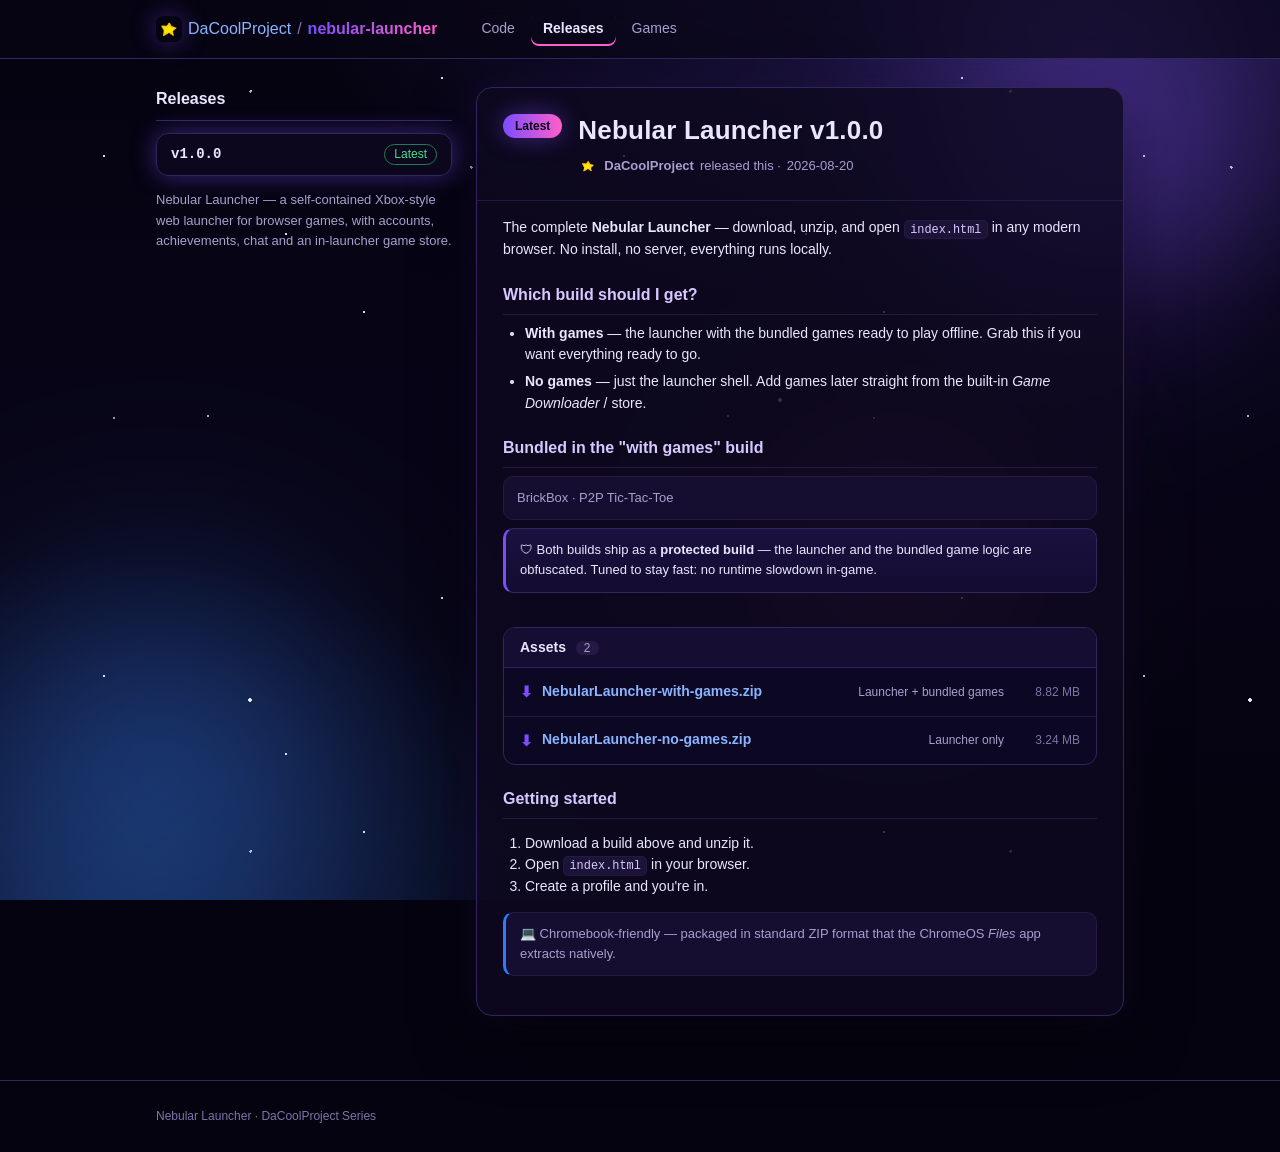
<file: index.html>
<!DOCTYPE html>
<html lang="en" data-color-mode="dark">
<head>
    <meta charset="UTF-8">
    <meta name="viewport" content="width=device-width, initial-scale=1.0">
    <title>Nebular Launcher · Download</title>
    <link rel="icon" type="image/png" href="assets/icon.png">
    <link rel="stylesheet" href="styles.css">
</head>
<body>
    <!-- ── Galaxy backdrop ── -->
    <div class="sky" aria-hidden="true">
        <div class="stars stars-1"></div>
        <div class="stars stars-2"></div>
        <div class="stars stars-3"></div>
        <div class="nebula nebula-a"></div>
        <div class="nebula nebula-b"></div>
        <div class="nebula nebula-c"></div>
    </div>

    <!-- ── Top bar ── -->
    <header class="topbar">
        <div class="wrap topbar-inner">
            <a class="repo" href="#">
                <img class="repo-mark" src="assets/icon.png" alt="">
                <span class="repo-owner">DaCoolProject</span>
                <span class="repo-slash">/</span>
                <span class="repo-name">nebular-launcher</span>
            </a>
            <nav class="topbar-nav">
                <span class="tab">Code</span>
                <span class="tab active">Releases</span>
                <span class="tab">Games</span>
            </nav>
        </div>
    </header>

    <main class="wrap layout">
        <!-- ── Sidebar ── -->
        <aside class="side">
            <h2 class="side-title">Releases</h2>
            <a class="side-release active" href="#latest">
                <span class="side-tag">v1.0.0</span>
                <span class="side-latest">Latest</span>
            </a>
            <p class="side-meta">Nebular Launcher — a self-contained Xbox-style
            web launcher for browser games, with accounts, achievements, chat and
            an in-launcher game store.</p>
        </aside>

        <!-- ── Release body ── -->
        <section class="release" id="latest">
            <div class="release-head">
                <span class="badge-latest">Latest</span>
                <div class="release-titles">
                    <h1 class="release-title">Nebular Launcher v1.0.0</h1>
                    <p class="release-by">
                        <img class="ava" src="assets/icon.png" alt="">
                        <strong>DaCoolProject</strong> released this ·
                        <span id="rel-date">2026-08-20</span>
                    </p>
                </div>
            </div>

            <div class="markdown">
                <p>The complete <strong>Nebular Launcher</strong> — download, unzip,
                and open <code>index.html</code> in any modern browser. No install,
                no server, everything runs locally.</p>

                <h3>Which build should I get?</h3>
                <ul>
                    <li><strong>With games</strong> — the launcher with the bundled
                    games ready to play offline. Grab this if you want everything
                    ready to go.</li>
                    <li><strong>No games</strong> — just the launcher shell. Add
                    games later straight from the built-in
                    <em>Game Downloader</em> / store.</li>
                </ul>

                <h3>Bundled in the "with games" build</h3>
                <p class="games-line">BrickBox · P2P Tic-Tac-Toe</p>

                <p class="protected-note">🛡 Both builds ship as a
                <strong>protected build</strong> — the launcher and the bundled
                game logic are obfuscated. Tuned to stay fast: no runtime
                slowdown in-game.</p>
            </div>

            <!-- ── Assets (GitHub-style) ── -->
            <div class="assets">
                <div class="assets-head">Assets <span class="count">2</span></div>
                <ul class="assets-list">
                    <li class="asset asset-primary">
                        <a class="asset-name" href="downloads/NebularLauncher-with-games.zip" download>
                            <span class="asset-ico">⬇</span>
                            NebularLauncher-with-games.zip
                        </a>
                        <span class="asset-note">Launcher + bundled games</span>
                        <span class="asset-size">8.82 MB</span>
                    </li>
                    <li class="asset asset-primary">
                        <a class="asset-name" href="downloads/NebularLauncher-no-games.zip" download>
                            <span class="asset-ico">⬇</span>
                            NebularLauncher-no-games.zip
                        </a>
                        <span class="asset-note">Launcher only</span>
                        <span class="asset-size">3.24 MB</span>
                    </li>
                </ul>
            </div>

            <div class="install">
                <h3>Getting started</h3>
                <ol>
                    <li>Download a build above and unzip it.</li>
                    <li>Open <code>index.html</code> in your browser.</li>
                    <li>Create a profile and you're in.</li>
                </ol>
                <p class="cros-note">💻 Chromebook-friendly — packaged in standard
                ZIP format that the ChromeOS <em>Files</em> app extracts natively.</p>
            </div>
        </section>
    </main>

    <footer class="foot">
        <div class="wrap">Nebular Launcher · DaCoolProject Series</div>
    </footer>
</body>
</html>
</file>
<file: styles.css>
/* Nebular Launcher — download page · Galaxy theme (GitHub Releases layout) */
:root{
    --bg:#05030f; --bg-elev:#120b25; --bg-card:#0e0920cc;
    --border:#33265e; --border-mute:#241a44;
    --text:#eae6ff; --muted:#a99fce; --dim:#7d74a8;
    --link:#8ab4ff; --link-hover:#b9d1ff;
    --star:#ffffff;
    --grad-a:#7c4dff; --grad-b:#2f7bff; --grad-c:#ff5ecb;
    --green:#3fe08f; --green-dim:#1f7d54;
    --glow:0 0 24px rgba(124,77,255,.45);
    --radius:12px;
    --sans:-apple-system,BlinkMacSystemFont,"Segoe UI",Helvetica,Arial,sans-serif;
    --mono:ui-monospace,SFMono-Regular,"SF Mono",Menlo,Consolas,monospace;
}
*{box-sizing:border-box;}
html,body{margin:0;padding:0;}
body{
    background:var(--bg); color:var(--text); position:relative; min-height:100vh;
    font-family:var(--sans); font-size:14px; line-height:1.55;
    -webkit-font-smoothing:antialiased;
}
a{color:var(--link); text-decoration:none;}
a:hover{color:var(--link-hover); text-decoration:underline;}
code{
    font-family:var(--mono); font-size:.85em;
    background:#1b1338; color:#d9c9ff; padding:.15em .45em; border-radius:5px;
    border:1px solid var(--border-mute);
}
.wrap{max-width:1000px; margin:0 auto; padding:0 16px; position:relative; z-index:1;}

/* ── Galaxy backdrop ── */
.sky{position:fixed; inset:0; z-index:0; overflow:hidden;
     background:
        radial-gradient(1200px 700px at 78% -10%, #241a53 0%, transparent 60%),
        radial-gradient(1000px 800px at 8% 110%, #12234f 0%, transparent 55%),
        linear-gradient(180deg, #05030f 0%, #070417 45%, #05030f 100%);}
.nebula{position:absolute; border-radius:50%; filter:blur(70px); opacity:.5; mix-blend-mode:screen;}
.nebula-a{width:520px; height:520px; top:-120px; right:-80px;
          background:radial-gradient(circle, var(--grad-a), transparent 70%);}
.nebula-b{width:600px; height:600px; bottom:-180px; left:-140px;
          background:radial-gradient(circle, var(--grad-b), transparent 70%); opacity:.4;}
.nebula-c{width:380px; height:380px; top:40%; left:55%;
          background:radial-gradient(circle, var(--grad-c), transparent 70%); opacity:.28;}
/* Starfields via layered box-shadow dots, gently drifting */
.stars{position:absolute; inset:0; background-repeat:repeat;}
.stars-1{background-image:radial-gradient(1px 1px at 20% 30%, var(--star) 99%, transparent),
    radial-gradient(1px 1px at 70% 60%, var(--star) 99%, transparent),
    radial-gradient(1px 1px at 40% 80%, #cdbcff 99%, transparent),
    radial-gradient(1px 1px at 85% 15%, var(--star) 99%, transparent),
    radial-gradient(1px 1px at 55% 45%, var(--star) 99%, transparent);
    background-size:520px 520px; opacity:.85; animation:drift 140s linear infinite;}
.stars-2{background-image:radial-gradient(1.4px 1.4px at 15% 55%, #bcd4ff 99%, transparent),
    radial-gradient(1.4px 1.4px at 62% 22%, var(--star) 99%, transparent),
    radial-gradient(1.4px 1.4px at 88% 72%, #ffd7f4 99%, transparent),
    radial-gradient(1.4px 1.4px at 33% 12%, var(--star) 99%, transparent);
    background-size:760px 760px; opacity:.7; animation:drift 90s linear infinite reverse;}
.stars-3{background-image:radial-gradient(2px 2px at 25% 70%, #fff 99%, transparent),
    radial-gradient(2px 2px at 78% 40%, #e6d5ff 99%, transparent);
    background-size:1000px 1000px; opacity:.9; animation:twinkle 6s ease-in-out infinite;}
@keyframes drift{from{background-position:0 0;} to{background-position:520px 300px;}}
@keyframes twinkle{0%,100%{opacity:.35;} 50%{opacity:.95;}}
@media (prefers-reduced-motion:reduce){.stars{animation:none!important;}}

/* ── Top bar ── */
.topbar{border-bottom:1px solid var(--border); background:rgba(8,5,20,.65); backdrop-filter:blur(10px);
        position:sticky; top:0; z-index:5;}
.topbar-inner{display:flex; align-items:center; gap:24px; height:58px;}
.repo{display:flex; align-items:center; gap:6px; color:var(--text); font-size:16px;}
.repo:hover{text-decoration:none;}
.repo-mark{width:26px; height:26px; border-radius:7px; box-shadow:var(--glow);}
.repo-owner{color:var(--link);}
.repo-slash{color:var(--dim);}
.repo-name{font-weight:700; background:linear-gradient(90deg,var(--grad-a),var(--grad-c));
           -webkit-background-clip:text; background-clip:text; -webkit-text-fill-color:transparent;}
.topbar-nav{display:flex; gap:4px; margin-left:8px;}
.tab{padding:6px 12px; border-radius:8px; color:var(--muted); font-size:14px; cursor:default;}
.tab.active{color:var(--text); font-weight:600; box-shadow:inset 0 -2px 0 var(--grad-c);}

/* ── Layout ── */
.layout{display:grid; grid-template-columns:296px 1fr; gap:24px; padding-top:28px; padding-bottom:64px; align-items:start;}

/* ── Sidebar ── */
.side{position:sticky; top:82px;}
.side-title{font-size:16px; margin:0 0 12px; padding-bottom:8px; border-bottom:1px solid var(--border);}
.side-release{display:flex; align-items:center; gap:8px; padding:10px 14px;
    border:1px solid var(--border); border-radius:var(--radius);
    background:var(--bg-card); margin-bottom:14px; box-shadow:var(--glow);}
.side-release:hover{text-decoration:none; border-color:var(--grad-a);}
.side-tag{font-family:var(--mono); font-weight:700; color:var(--text);}
.side-latest{margin-left:auto; font-size:12px; color:var(--green);
    border:1px solid var(--green-dim); border-radius:2em; padding:0 9px; line-height:19px;}
.side-meta{color:var(--muted); font-size:13px; margin:0;}

/* ── Release card ── */
.release{border:1px solid var(--border); border-radius:16px; background:var(--bg-card);
    overflow:hidden; box-shadow:0 20px 60px rgba(0,0,0,.55), 0 0 40px rgba(124,77,255,.12);}
.release-head{display:flex; gap:16px; padding:22px 26px 10px;}
.badge-latest{height:24px; align-self:flex-start; margin-top:4px;
    font-size:12px; font-weight:700; color:#0a0616;
    background:linear-gradient(90deg,var(--grad-a),var(--grad-c));
    border-radius:2em; padding:0 12px; line-height:24px; white-space:nowrap; box-shadow:var(--glow);}
.release-title{font-size:26px; margin:0 0 6px; font-weight:700; letter-spacing:.2px;}
.release-by{display:flex; align-items:center; gap:6px; color:var(--muted); font-size:13px; margin:0;}
.ava{width:20px; height:20px; border-radius:50%;}

/* ── Markdown ── */
.markdown{padding:8px 26px 4px; border-top:1px solid var(--border-mute); margin-top:14px;}
.markdown h3{font-size:16px; margin:22px 0 8px; padding-bottom:6px; border-bottom:1px solid var(--border-mute); color:#d7c9ff;}
.markdown ul,.markdown ol{padding-left:22px; margin:8px 0;}
.markdown li{margin:5px 0;}
.markdown p{margin:8px 0;}
.games-line{color:var(--muted); font-size:13px; background:#150e30;
    border:1px solid var(--border-mute); border-radius:10px; padding:11px 13px;}
.protected-note{color:var(--text); font-size:13px;
    background:linear-gradient(180deg,#1a1140,#130c30);
    border:1px solid var(--border); border-left:3px solid var(--grad-a);
    border-radius:10px; padding:11px 14px;}

/* ── Assets ── */
.assets{margin:22px 26px; border:1px solid var(--border); border-radius:12px; overflow:hidden; background:#0c0722;}
.assets-head{background:#160d33; padding:9px 16px; font-weight:700; border-bottom:1px solid var(--border);}
.count{color:var(--muted); font-weight:400; background:#241a44; border-radius:2em; padding:0 8px; font-size:12px; margin-left:6px;}
.assets-list{list-style:none; margin:0; padding:0;}
.asset{display:flex; align-items:center; gap:12px; padding:12px 16px; border-top:1px solid var(--border-mute); transition:background .15s;}
.asset:first-child{border-top:none;}
.asset:hover{background:#160e35;}
.asset-name{display:flex; align-items:center; gap:9px; font-weight:600; flex:1; min-width:0;}
.asset-ico{color:var(--grad-a); font-size:15px;}
.asset-note{color:var(--muted); font-size:12px; white-space:nowrap;}
.asset-size{color:var(--dim); font-size:12px; font-variant-numeric:tabular-nums; min-width:64px; text-align:right;}
.asset-primary .asset-name{color:var(--link);}
.asset-primary:hover{box-shadow:inset 0 0 0 1px var(--border);}

/* ── Install ── */
.install{padding:0 26px 26px;}
.install h3{font-size:16px; margin:8px 0; padding-bottom:6px; border-bottom:1px solid var(--border-mute); color:#d7c9ff;}
.install ol{padding-left:22px;}
.cros-note{color:var(--muted); font-size:13px; background:#150e30;
    border:1px solid var(--border-mute); border-left:3px solid var(--grad-b);
    border-radius:10px; padding:11px 14px;}

/* ── Footer ── */
.foot{border-top:1px solid var(--border); color:var(--dim); font-size:12px; padding:26px 0;}

/* ── Responsive ── */
@media (max-width:760px){
    .layout{grid-template-columns:1fr;}
    .side{position:static;}
    .topbar-nav{display:none;}
    .asset{flex-wrap:wrap;}
    .asset-size{min-width:0;}
}
</file>
